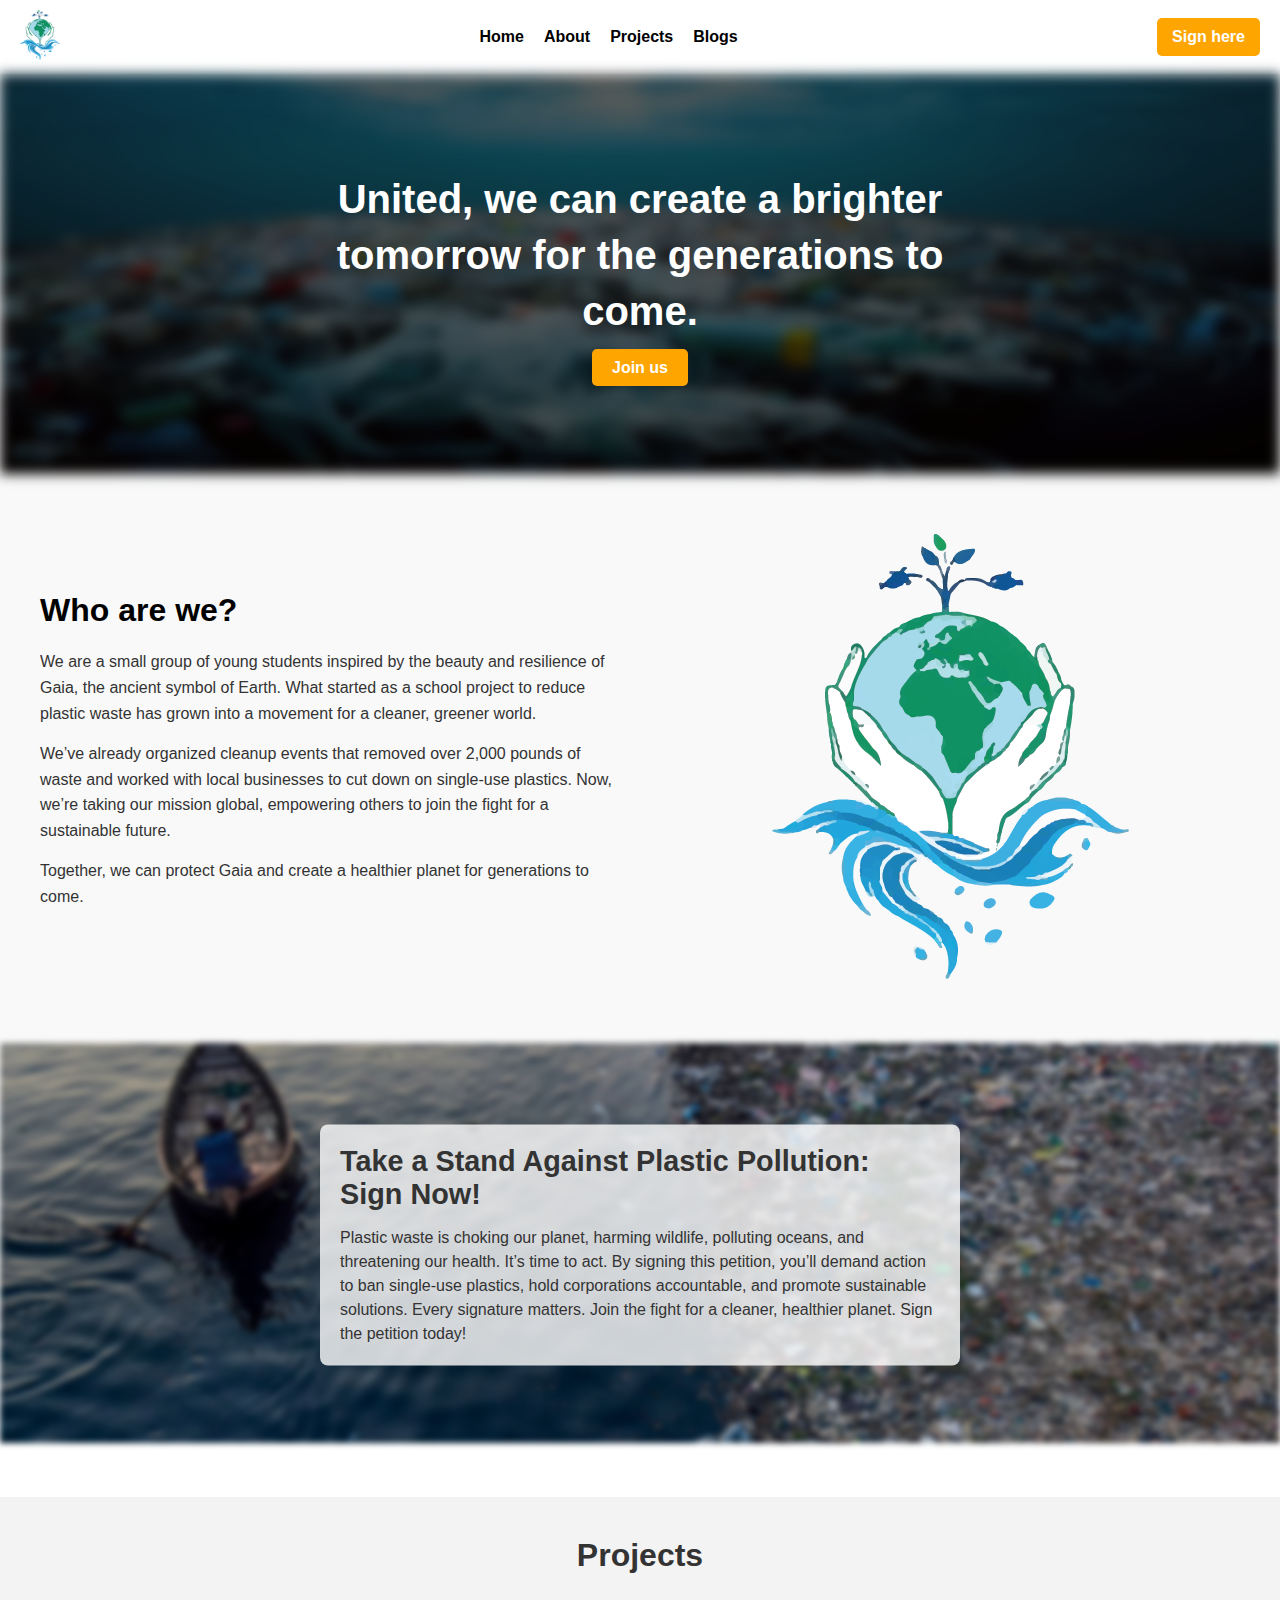
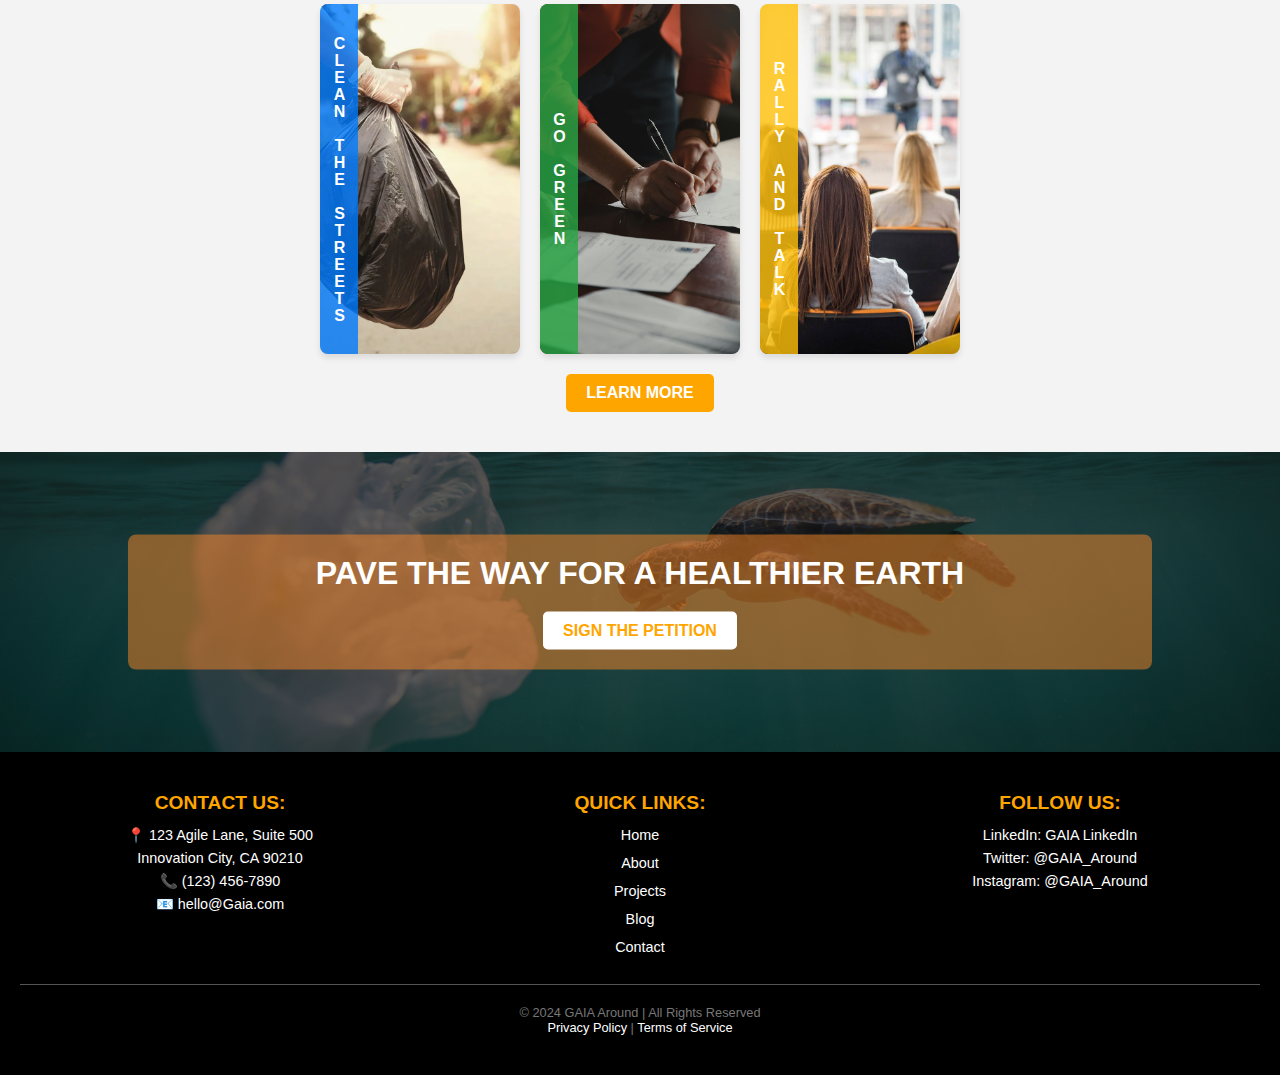
<file: index.html>
<!DOCTYPE html>
<html lang="en">
<head>
    <meta charset="UTF-8">
    <meta name="viewport" content="width=device-width, initial-scale=1.0">
    <title>Document</title>
    <link rel="stylesheet" href="css/styles.css">
</head>
<body>

    <header>
        <nav class="navbar">
            <div class="logo">
                <img src="images/GAIA.png" alt="Logo" class="logo-img">
            </div>
            <ul class="nav-links">
                <li><a href="#">Home</a></li>
                <li><a href="#">About</a></li>
                <li><a href="subpage.html">Projects</a></li>
                <li><a href="#">Blogs</a></li>
            </ul>
            <a href="https://www.greenpeace.org.au/act/global-plastics-treaty " class="sign-btn">Sign here</a>
        </nav>
    </header>
    <main>
        <section class="hero-section">
            <div class="hero-image">
                <img class="hero-image" src="images/Plastic-ocean-1400x850.webp" alt="plastic in ocean">
            </div>
            <div class="hero-text">
                <h1>United, we can create a brighter tomorrow for the generations to come.</h1>
                <a href="#" class="join-btn">Join us</a>
            </div>
        </section>
        <section class="about-section">
            <div class="about-content">
                <h2>Who are we?</h2>
                <p>
                    We are a small group of young students inspired by the beauty and resilience of Gaia, the ancient symbol of Earth. What started as a school project to reduce plastic waste has grown into a movement for a cleaner, greener world.
                </p>
                <p>
                    We’ve already organized cleanup events that removed over 2,000 pounds of waste and worked with local businesses to cut down on single-use plastics. Now, we’re taking our mission global, empowering others to join the fight for a sustainable future.
                </p>
                <p>
                    Together, we can protect Gaia and create a healthier planet for generations to come.
                </p>
            </div>
            <div class="about-image">
                <img src="images/GAIA.png" alt="About Gaia">
            </div>
        </section>
    </main>

    <section class="petition-banner">
        <div class="petition-image">
            <img class="petition-image" src="images/water.jpeg" style="height: 400px; width: 100%; object-fit: cover;" alt="person paddeling in water full of trash">
        </div>
        <div class="petition-text">
            <h2>Take a Stand Against Plastic Pollution: Sign Now!</h2>
            <p>
                Plastic waste is choking our planet, harming wildlife, polluting oceans, and threatening our health. It’s time to act. By signing this petition, you’ll demand action to ban single-use plastics, hold corporations accountable, and promote sustainable solutions. Every signature matters. Join the fight for a cleaner, healthier planet. Sign the petition today!
            </p>
        </div>
    </section>
    <section class="projects-section">
        <h2>Projects</h2>
        <div class="projects-grid">
            <div class="project-card">
                <div class="project-image" style="background-image: url(images/trash_remove.webp);"></div>
                <div class="project-label blue-label">CLEAN THE STREETS</div>
            </div>
            <div class="project-card">
                <div class="project-image" style="background-image: url(images/signing.jpg);"></div>
                <div class="project-label green-label">GO GREEN</div>
            </div>
            <div class="project-card">
                <div class="project-image" style="background-image: url(images/presentation.jpg);"></div>
                <div class="project-label yellow-label">RALLY AND TALK</div>
            </div>
        </div>
        <a href="subpage.html" class="learn-more-btn">Learn more</a>
    </section>

    <!-- Banner Section -->
    <section class="call-to-action">
        <div class="cta-image">
            <img class="cta-image" src="images/Raphael.jpeg" style="height: 300px; max-width: 100%; object-fit: cover;" alt="turtle in trash">
        </div>
        <div class="cta-overlay">
            <h2>PAVE THE WAY FOR A HEALTHIER EARTH</h2>
            <a href="https://www.greenpeace.org.au/act/global-plastics-treaty " class="cta-button">SIGN THE PETITION</a>
        </div>
    </section>

    <!-- Footer Section -->
    <footer>
        <div class="footer-container">
            <div class="footer-column">
                <h3>Contact Us:</h3>
                <p>📍 123 Agile Lane, Suite 500<br>Innovation City, CA 90210</p>
                <p>📞 (123) 456-7890</p>
                <p>📧 <a href="mailto:hello@Gaia.com">hello@Gaia.com</a></p>
            </div>
            <div class="footer-column">
                <h3>Quick Links:</h3>
                <ul>
                    <li><a href="#">Home</a></li>
                    <li><a href="#">About</a></li>
                    <li><a href="#">Projects</a></li>
                    <li><a href="#">Blog</a></li>
                    <li><a href="#">Contact</a></li>
                </ul>
            </div>
            <div class="footer-column">
                <h3>Follow Us:</h3>
                <p>LinkedIn: <a href="#">GAIA LinkedIn</a></p>
                <p>Twitter: <a href="#">@GAIA_Around</a></p>
                <p>Instagram: <a href="#">@GAIA_Around</a></p>
            </div>
        </div>
        <div class="footer-bottom">
            <p>© 2024 GAIA Around | All Rights Reserved</p>
            <p><a href="#">Privacy Policy</a> | <a href="#">Terms of Service</a></p>
        </div>
    </footer>
    
</body>
</html>
</file>
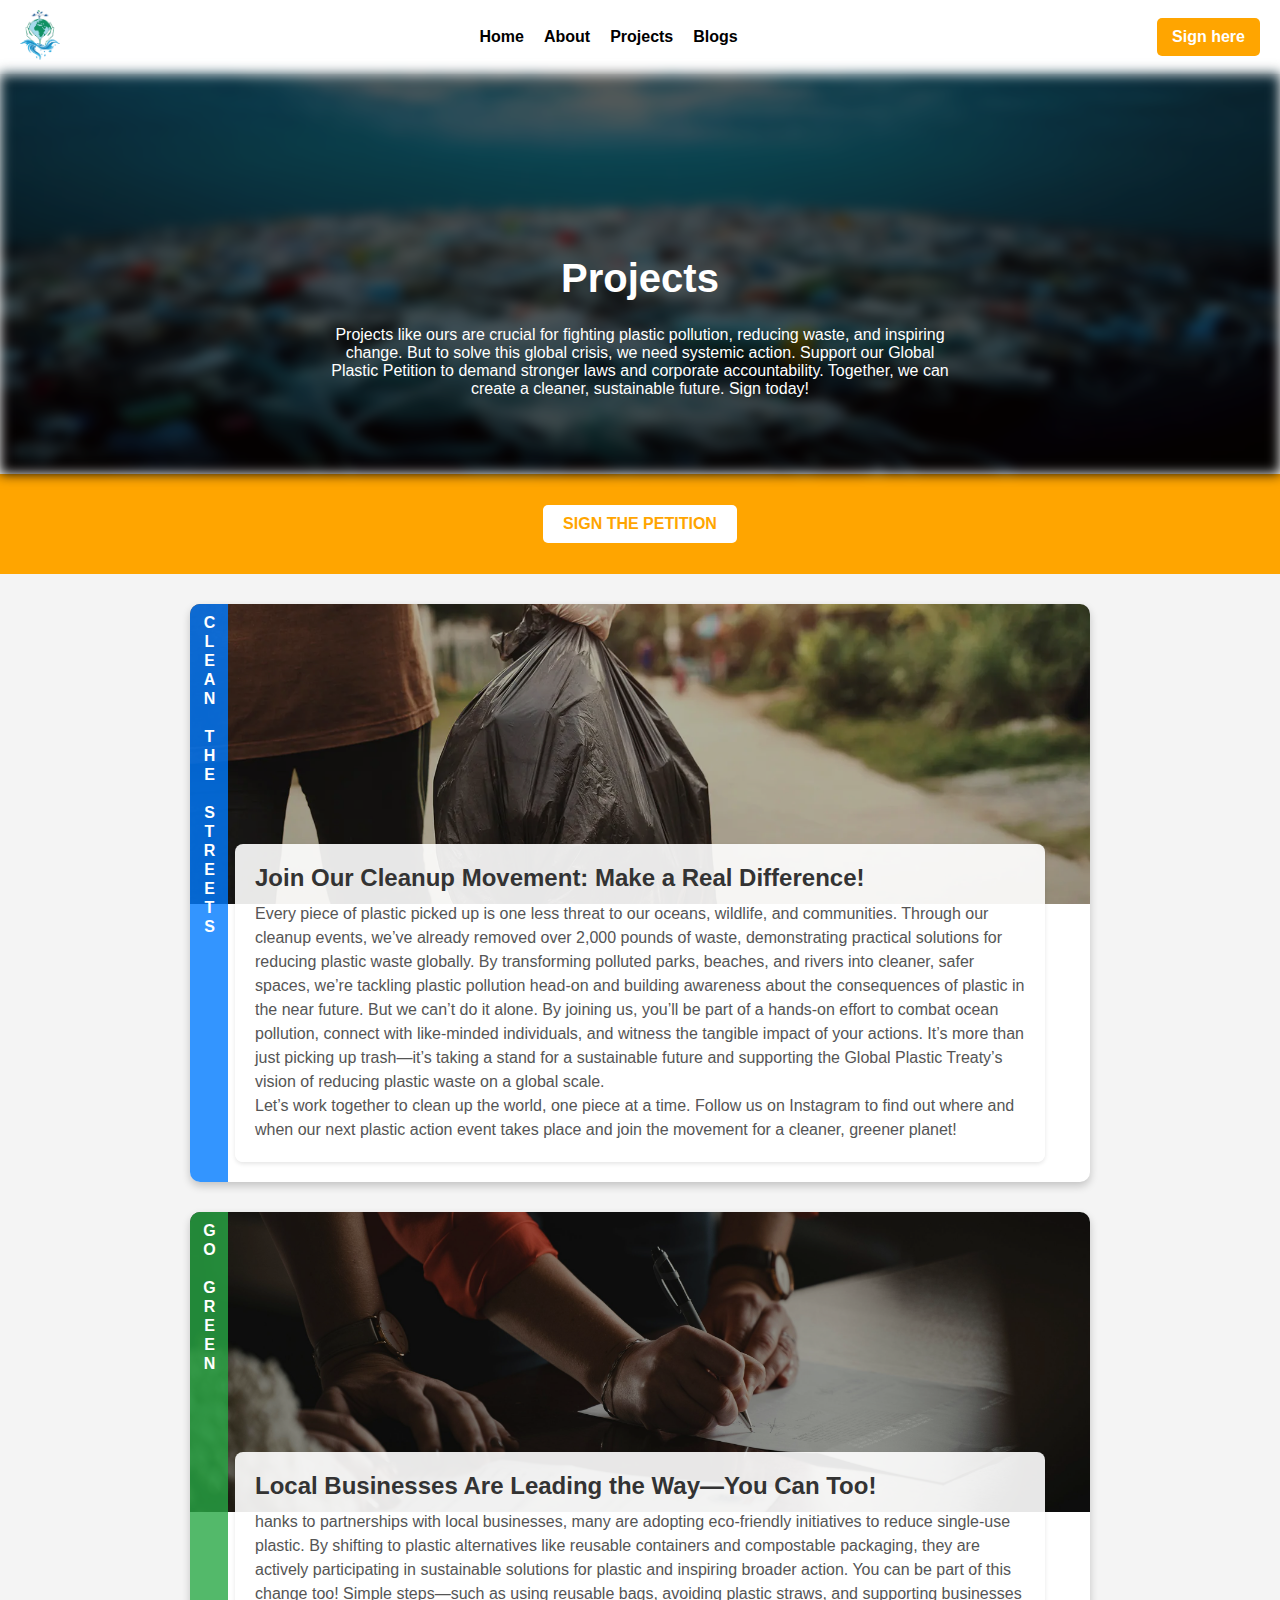
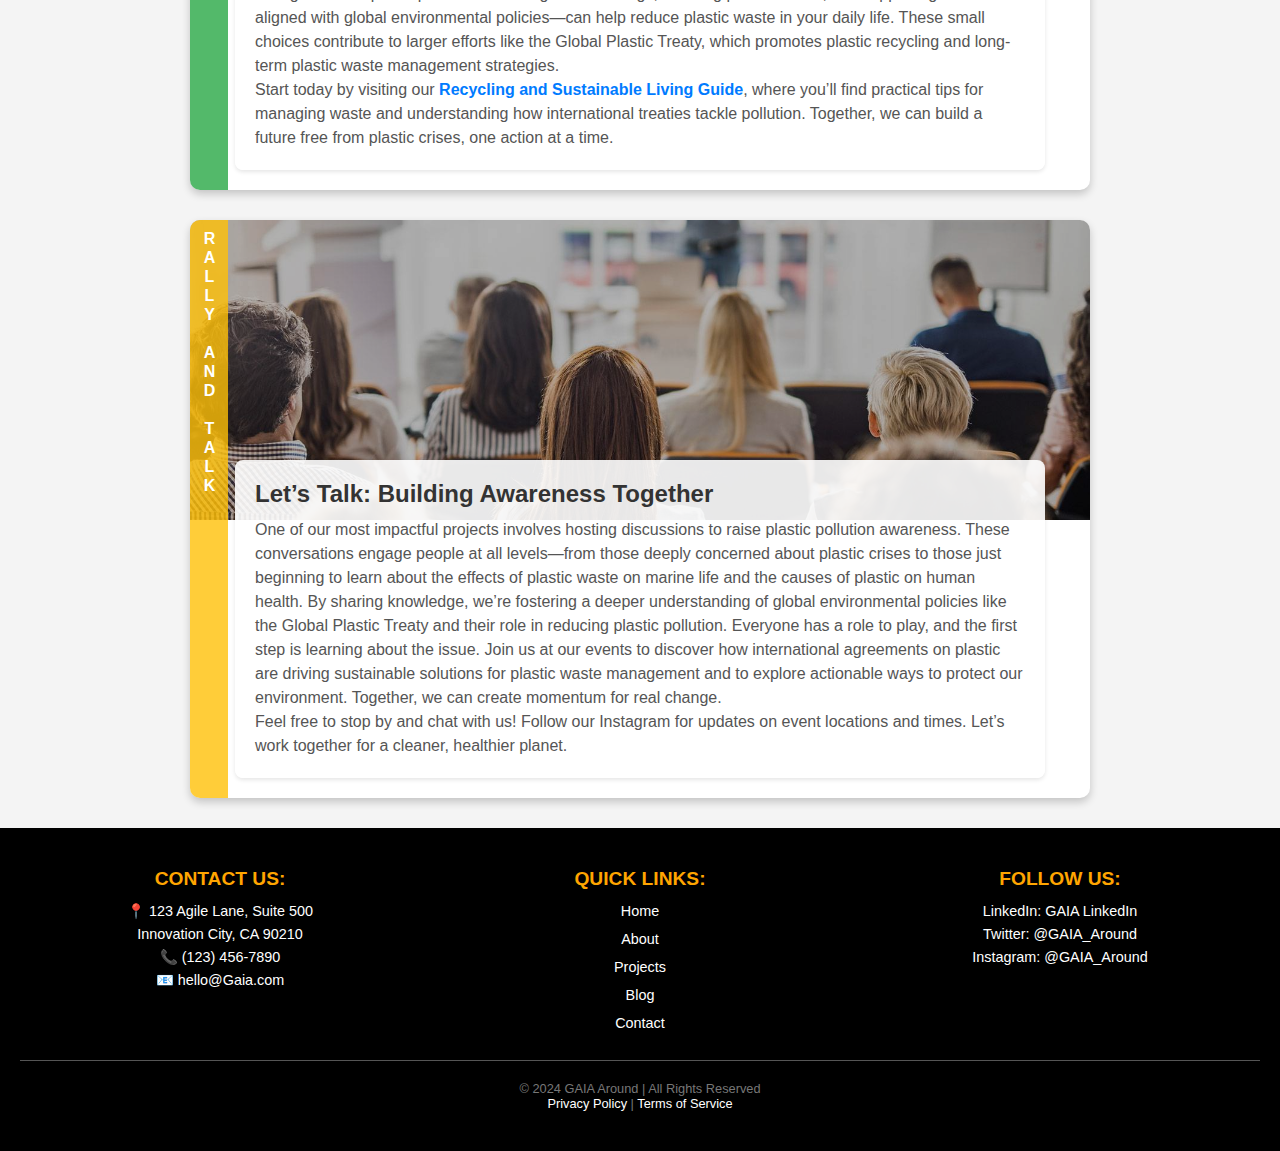
<file: subpage.html>
<!DOCTYPE html>
<html lang="en">
<head>
    <meta charset="UTF-8">
    <meta name="viewport" content="width=device-width, initial-scale=1.0">
    <title>Document</title>
    <link rel="stylesheet" href="css/subpage.css">
</head>
<body>

    <header>
        <nav class="navbar">
            <div class="logo">
                <img src="images/GAIA.png" alt="Logo" class="logo-img">
            </div>
            <ul class="nav-links">
                <li><a href="index.html">Home</a></li>
                <li><a href="#">About</a></li>
                <li><a href="subpage.html">Projects</a></li>
                <li><a href="#">Blogs</a></li>
            </ul>
            <a href="#" class="sign-btn">Sign here</a>
        </nav>
    </header>
    <main>
        <section class="hero-section">
            <div class="hero-image">
                <img class="hero-image" src="images/Plastic-ocean-1400x850.webp" alt="plastic in ocean">
            </div>
            <div class="hero-text">
                <h1>Projects</h1>
            <p>
                Projects like ours are crucial for fighting plastic pollution, reducing waste, and inspiring change. But to solve this global crisis, we need systemic action.  
                Support our Global Plastic Petition to demand stronger laws and corporate accountability.  
                Together, we can create a cleaner, sustainable future. Sign today!
            </p>
            </div>

            <div class="signing-box">
                <a href="https://www.greenpeace.org.au/act/global-plastics-treaty " class="cta-button">SIGN THE PETITION</a>
            </div>

        </section>

    <!-- Project Cards Section -->
    <section class="projects-section">
        <!-- Clean the Streets -->
        <div class="project-card">
            <div class="project-image" style="background-image: url(images/trash_remove.webp);"></div>
            <div class="project-label blue-label">CLEAN THE STREETS</div>
            <div class="project-content">
                <h3>Join Our Cleanup Movement: Make a Real Difference!</h3>
                <p>
                    Every piece of plastic picked up is one less threat to our oceans, wildlife, and communities. Through our cleanup events, we’ve already removed over 2,000 pounds of waste, demonstrating practical solutions for reducing plastic waste globally. By transforming polluted parks, beaches, and rivers into cleaner, safer spaces, we’re tackling plastic pollution head-on and building awareness about the consequences of plastic in the near future.
                    But we can’t do it alone. By joining us, you’ll be part of a hands-on effort to combat ocean pollution, connect with like-minded individuals, and witness the tangible impact of your actions. It’s more than just picking up trash—it’s taking a stand for a sustainable future and supporting the Global Plastic Treaty’s vision of reducing plastic waste on a global scale.
                </p>
                <p>
                    Let’s work together to clean up the world, one piece at a time. Follow us on Instagram to find out where and when our next plastic action event takes place and join the movement for a cleaner, greener planet!
                </p>
            </div>
        </div>

        <!-- Go Green -->
        <div class="project-card">
            <div class="project-image" style="background-image: url(images/signing.jpg);"></div>
            <div class="project-label green-label">GO GREEN</div>
            <div class="project-content">
                <h3>Local Businesses Are Leading the Way—You Can Too!</h3>
                <p>
                    hanks to partnerships with local businesses, many are adopting eco-friendly initiatives to reduce single-use plastic. By shifting to plastic alternatives like reusable containers and compostable packaging, they are actively participating in sustainable solutions for plastic and inspiring broader action.
                    You can be part of this change too! Simple steps—such as using reusable bags, avoiding plastic straws, and supporting businesses aligned with global environmental policies—can help reduce plastic waste in your daily life. These small choices contribute to larger efforts like the Global Plastic Treaty, which promotes plastic recycling and long-term plastic waste management strategies.
                </p>
                <p>
                    Start today by visiting our <a href="https://sustainabilityguide.eu/ecodesign/end-of-life/">Recycling and Sustainable Living Guide</a>, where you’ll find practical tips for managing waste and understanding how international treaties tackle pollution. Together, we can build a future free from plastic crises, one action at a time.
                </p>
            </div>
        </div>

        <!-- Rally and Talk -->
        <div class="project-card">
            <div class="project-image" style="background-image: url(images/presentation.jpg);"></div>
            <div class="project-label yellow-label">RALLY AND TALK</div>
            <div class="project-content">
                <h3>Let’s Talk: Building Awareness Together</h3>
                <p>
                    One of our most impactful projects involves hosting discussions to raise plastic pollution awareness. These conversations engage people at all levels—from those deeply concerned about plastic crises to those just beginning to learn about the effects of plastic waste on marine life and the causes of plastic on human health. By sharing knowledge, we’re fostering a deeper understanding of global environmental policies like the Global Plastic Treaty and their role in reducing plastic pollution.
                    Everyone has a role to play, and the first step is learning about the issue. Join us at our events to discover how international agreements on plastic are driving sustainable solutions for plastic waste management and to explore actionable ways to protect our environment. Together, we can create momentum for real change.
                </p>
                <p>
                    Feel free to stop by and chat with us! Follow our Instagram for updates on event locations and times. Let’s work together for a cleaner, healthier planet.
                </p>
            </div>
        </div>
    </section>

<!-- Footer Section -->
<footer>
    <div class="footer-container">
        <div class="footer-column">
            <h3>Contact Us:</h3>
            <p>📍 123 Agile Lane, Suite 500<br>Innovation City, CA 90210</p>
            <p>📞 (123) 456-7890</p>
            <p>📧 <a href="mailto:hello@Gaia.com">hello@Gaia.com</a></p>
        </div>
        <div class="footer-column">
            <h3>Quick Links:</h3>
            <ul>
                <li><a href="#">Home</a></li>
                <li><a href="#">About</a></li>
                <li><a href="#">Projects</a></li>
                <li><a href="#">Blog</a></li>
                <li><a href="#">Contact</a></li>
            </ul>
        </div>
        <div class="footer-column">
            <h3>Follow Us:</h3>
            <p>LinkedIn: <a href="#">GAIA LinkedIn</a></p>
            <p>Twitter: <a href="#">@GAIA_Around</a></p>
            <p>Instagram: <a href="#">@GAIA_Around</a></p>
        </div>
    </div>
    <div class="footer-bottom">
        <p>© 2024 GAIA Around | All Rights Reserved</p>
        <p><a href="#">Privacy Policy</a> | <a href="#">Terms of Service</a></p>
    </div>
</footer>

</body>
</html>
</file>
<file: css/subpage.css>
* {
    margin: 0;
    padding: 0;
    box-sizing: border-box;
    font-family: Arial, sans-serif;
}

/* Navbar */
.navbar {
    display: flex;
    justify-content: space-between;
    align-items: center;
    background-color: #fff;
    padding: 10px 20px;
    box-shadow: 0 2px 5px rgba(0, 0, 0, 0.1);
}

.nav-links {
    list-style: none;
    display: flex;
    gap: 20px;
}

.nav-links li a {
    text-decoration: none;
    color: #000;
    font-weight: bold;
}

.sign-btn {
    text-decoration: none;
    background-color: orange;
    color: #fff;
    padding: 10px 15px;
    border-radius: 5px;
    font-weight: bold;
}

.logo .logo-img {
    max-width: 50px;
    max-height: 50px;
}

/* Hero Section */
.hero-section {
    position: relative;
    text-align: center;
    color: #fff;
}

.hero-image {
    /*background: url(images/plastic-ocean-1400x850.webp) no-repeat center center/cover;*/
    filter: blur(4px) brightness(60%);
    height: 400px;
    width: 100%;
}

.hero-text {
    position: absolute;
    top: 50%;
    left: 50%;
    transform: translate(-50%, -50%);
    max-width: 70%;
}

.hero-text h1 {
    font-size: 2.5rem;
    line-height: 1.4;
    margin-bottom: 20px;
}

.signing-box {
    display: flex; 
    justify-content: center;
    align-items: center;
    width: 100%;
    height: 100px;
    background-color: orange;
    }

.cta-button {
    display: inline-block;
    text-decoration: none;
    background-color: #fff;
    color: orange;
    font-weight: bold;
    padding: 10px 20px;
    border-radius: 5px;
    font-size: 1rem;
    transition: background-color 0.3s ease, color 0.3s ease;
}

.cta-button:hover {
    background-color: orange;
    color: #fff;
}


/* Projects Section */
.projects-section {
    display: flex;
    flex-direction: column;
    gap: 30px;
    padding: 30px;
    background-color: #f4f4f4;
}

/* Project Card */
.project-card {
    position: relative;
    width: 100%;
    max-width: 900px;
    margin: auto;
    border-radius: 10px;
    overflow: hidden;
    box-shadow: 0 4px 8px rgba(0, 0, 0, 0.2);
    background-color: #fff;
}

/* Background Image */
.project-image {
    height: 300px;
    background-size: cover;
    background-position: center;
    filter: brightness(70%);
}

/* Vertical Labels */
.project-label {
    position: absolute;
    top: 0;
    left: 0;
    writing-mode: vertical-rl;
    text-orientation: upright;
    text-transform: uppercase;
    font-weight: bold;
    color: white;
    padding: 10px;
    letter-spacing: 2px;
    height: 100%;
}

.blue-label {
    background-color: rgba(0, 123, 255, 0.8);
}

.green-label {
    background-color: rgba(40, 167, 69, 0.8);
}

.yellow-label {
    background-color: rgba(255, 193, 7, 0.8);
}

/* Content Overlay */
.project-content {
    position: relative;
    margin: -60px auto 20px auto;
    padding: 20px;
    background-color: rgba(255, 255, 255, 0.9);
    border-radius: 8px;
    width: 90%;
    z-index: 2;
    box-shadow: 0 2px 4px rgba(0, 0, 0, 0.1);
}

.project-content h3 {
    margin-bottom: 10px;
    font-size: 1.5rem;
    color: #333;
}

.project-content p {
    font-size: 1rem;
    color: #555;
    line-height: 1.5;
}

.project-content a {
    color: #007bff;
    text-decoration: none;
    font-weight: bold;
}

.project-content a:hover {
    text-decoration: underline;
}

/* Footer Section */
footer {
    background-color: #000;
    color: white;
    padding: 40px 20px;
    text-align: center;
}

.footer-container {
    display: flex;
    justify-content: space-around;
    flex-wrap: wrap;
    gap: 20px;
    border-bottom: 1px solid #555;
    padding-bottom: 20px;
    margin-bottom: 20px;
}

.footer-column {
    flex: 1;
    min-width: 200px;
}

.footer-column h3 {
    font-size: 1.2rem;
    margin-bottom: 10px;
    text-transform: uppercase;
    color: orange;
}

.footer-column p, .footer-column ul {
    font-size: 0.9rem;
    line-height: 1.6;
}

.footer-column ul {
    list-style: none;
    padding: 0;
}

.footer-column ul li {
    margin: 5px 0;
}

.footer-column ul li a {
    text-decoration: none;
    color: white;
    transition: color 0.3s ease;
}

.footer-column ul li a:hover {
    color: orange;
}

.footer-column a {
    color: white;
    text-decoration: none;
}

.footer-column a:hover {
    color: orange;
}

/* Footer Bottom */
.footer-bottom {
    font-size: 0.8rem;
    color: #777;
}

.footer-bottom a {
    color: white;
    text-decoration: none;
}

.footer-bottom a:hover {
    color: orange;
}

@media (max-width: 840px) {
    .projects-grid {
        flex-direction: column; 
        gap: 10px; 
    }

    .project-card {
        width: 100%; 
        height: fit-content; 
    }

    .project-label {
        writing-mode: horizontal-tb; 
        text-orientation: mixed;
        padding: 5px 10px;
        height: auto; 
        left: 0;
        width: 100%;
        text-align: center; 
    }
}
</file>
<file: css/styles.css>
/* General Reset */
* {
    margin: 0;
    padding: 0;
    box-sizing: border-box;
    font-family: Arial, sans-serif;
}

/* Navbar */
.navbar {
    display: flex;
    justify-content: space-between;
    align-items: center;
    background-color: #fff;
    padding: 10px 20px;
    box-shadow: 0 2px 5px rgba(0, 0, 0, 0.1);
}

.nav-links {
    list-style: none;
    display: flex;
    gap: 20px;
}

.nav-links li a {
    text-decoration: none;
    color: #000;
    font-weight: bold;
}

.sign-btn {
    text-decoration: none;
    background-color: orange;
    color: #fff;
    padding: 10px 15px;
    border-radius: 5px;
    font-weight: bold;
}

.logo .logo-img {
    max-width: 50px;
    max-height: 50px;
}

/* Hero Section */
.hero-section {
    position: relative;
    text-align: center;
    color: #fff;
}

.hero-image {
    /*background: url(images/plastic-ocean-1400x850.webp) no-repeat center center/cover;*/
    filter: blur(4px) brightness(60%);
    height: 400px;
    width: 100%;
}

.hero-text {
    position: absolute;
    top: 50%;
    left: 50%;
    transform: translate(-50%, -50%);
    max-width: 70%;
}

.hero-text h1 {
    font-size: 2.5rem;
    line-height: 1.4;
    margin-bottom: 20px;
}

.join-btn {
    text-decoration: none;
    background-color: orange;
    color: #fff;
    padding: 10px 20px;
    border-radius: 5px;
    font-weight: bold;
    font-size: 1rem;
}

/* About Section */
.about-section {
    display: flex;
    flex-wrap: wrap;
    align-items: center;
    justify-content: space-between;
    padding: 40px 20px;
    background-color: #f9f9f9;
}

.about-content {
    flex: 1;
    padding: 20px;
}

.about-content h2 {
    font-size: 2rem;
    margin-bottom: 20px;
}

.about-content p {
    margin-bottom: 15px;
    line-height: 1.6;
    color: #333;
}

.about-image {
    flex: 1;
    text-align: center;
    padding: 20px;
}

.about-image img {
    max-width: 100%;
    height: auto;
    border-radius: 10px;
}

/* General Reset */
* {
    margin: 0;
    padding: 0;
    box-sizing: border-box;
    font-family: Arial, sans-serif;
}

/* Petition Banner */
.petition-banner {
    position: relative;
    color: #fff;
    text-align: center;
    margin-bottom: 50px;
}

.petition-image {
    /*background: url('petition-placeholder.jpg') no-repeat center center/cover;*/
    height: fit-content;
    width: 100%;
    filter: blur(2px) brightness(90%);
}

.petition-text {
    position: absolute;
    top: 50%;
    left: 50%;
    transform: translate(-50%, -50%);
    max-width: 80%;
    background: rgba(255, 255, 255, 0.8);
    color: #333;
    padding: 20px;
    border-radius: 8px;
    text-align: left;
}

.petition-text h2 {
    font-size: 1.8rem;
    margin-bottom: 15px;
}

.petition-text p {
    font-size: 1rem;
    line-height: 1.5;
}

/* Projects Section */
.projects-section {
    padding: 40px 20px;
    background-color: #f3f3f3;
    text-align: center;
}

.projects-section h2 {
    font-size: 2rem;
    margin-bottom: 30px;
    color: #333;
}

.projects-grid {
    display: flex;
    flex-wrap: wrap;
    justify-content: center;
    gap: 20px;
}

.project-card {
    position: relative;
    width: 200px;
    height: 350px;
    border-radius: 8px;
    overflow: hidden;
    box-shadow: 0 4px 6px rgba(0, 0, 0, 0.1);
}

.project-image {
    width: 100%;
    height: 100%;
    background-size: cover;
    background-position: center;
}

.project-label {
    position: absolute;
    top: 0;
    left: 0;
    padding: 10px;
    margin: 0px 10px 0px 0px;
    writing-mode: vertical-rl;
    text-orientation: upright;
    font-size: 1rem;
    font-weight: bold;
    text-transform: uppercase;
    color: #fff;
    height: 100%;
}

.blue-label {
    background-color: rgba(0, 123, 255, 0.8);
}

.green-label {
    background-color: rgba(40, 167, 69, 0.8);
}

.yellow-label {
    background-color: rgba(255, 193, 7, 0.8);
}

/* Learn More Button */
.learn-more-btn {
    display: inline-block;
    margin-top: 20px;
    text-decoration: none;
    background-color: orange;
    color: #fff;
    padding: 10px 20px;
    border-radius: 5px;
    font-weight: bold;
    font-size: 1rem;
    text-transform: uppercase;
}

/* Call to Action Section */
.call-to-action {
    position: relative;
    height: 300px;
    background: #f7f7f7;
}

.cta-image {
    /*background: url('Final_project_first_semester\images\Raphael.jpeg') no-repeat center center/cover;*/
    height: 100%;
    width: 100%;
    filter: brightness(60%);
}

.cta-overlay {
    position: absolute;
    top: 50%;
    left: 50%;
    transform: translate(-50%, -50%);
    text-align: center;
    color: white;
    text-transform: uppercase;
    padding: 20px;
    background-color: rgba(252, 135, 40, 0.5);
    width: 80%;
    border-radius: 8px;
}

.cta-overlay h2 {
    font-size: 2rem;
    margin-bottom: 20px;
}

.cta-button {
    display: inline-block;
    text-decoration: none;
    background-color: #fff;
    color: orange;
    font-weight: bold;
    padding: 10px 20px;
    border-radius: 5px;
    font-size: 1rem;
    transition: background-color 0.3s ease, color 0.3s ease;
}

.cta-button:hover {
    background-color: orange;
    color: #fff;
}

/* Footer Section */
footer {
    background-color: #000;
    color: white;
    padding: 40px 20px;
    text-align: center;
}

.footer-container {
    display: flex;
    justify-content: space-around;
    flex-wrap: wrap;
    gap: 20px;
    border-bottom: 1px solid #555;
    padding-bottom: 20px;
    margin-bottom: 20px;
}

.footer-column {
    flex: 1;
    min-width: 200px;
}

.footer-column h3 {
    font-size: 1.2rem;
    margin-bottom: 10px;
    text-transform: uppercase;
    color: orange;
}

.footer-column p, .footer-column ul {
    font-size: 0.9rem;
    line-height: 1.6;
}

.footer-column ul {
    list-style: none;
    padding: 0;
}

.footer-column ul li {
    margin: 5px 0;
}

.footer-column ul li a {
    text-decoration: none;
    color: white;
    transition: color 0.3s ease;
}

.footer-column ul li a:hover {
    color: orange;
}

.footer-column a {
    color: white;
    text-decoration: none;
}

.footer-column a:hover {
    color: orange;
}

/* Footer Bottom */
.footer-bottom {
    font-size: 0.8rem;
    color: #777;
}

.footer-bottom a {
    color: white;
    text-decoration: none;
}

.footer-bottom a:hover {
    color: orange;
}

@media (max-width: 686px) {
    
    .hero-text h1 {
        font-size: 1.5rem;
    }

    .petition-image {
        height: 600px;
        width: 100%;
        object-fit: cover;
    }



}
</file>
